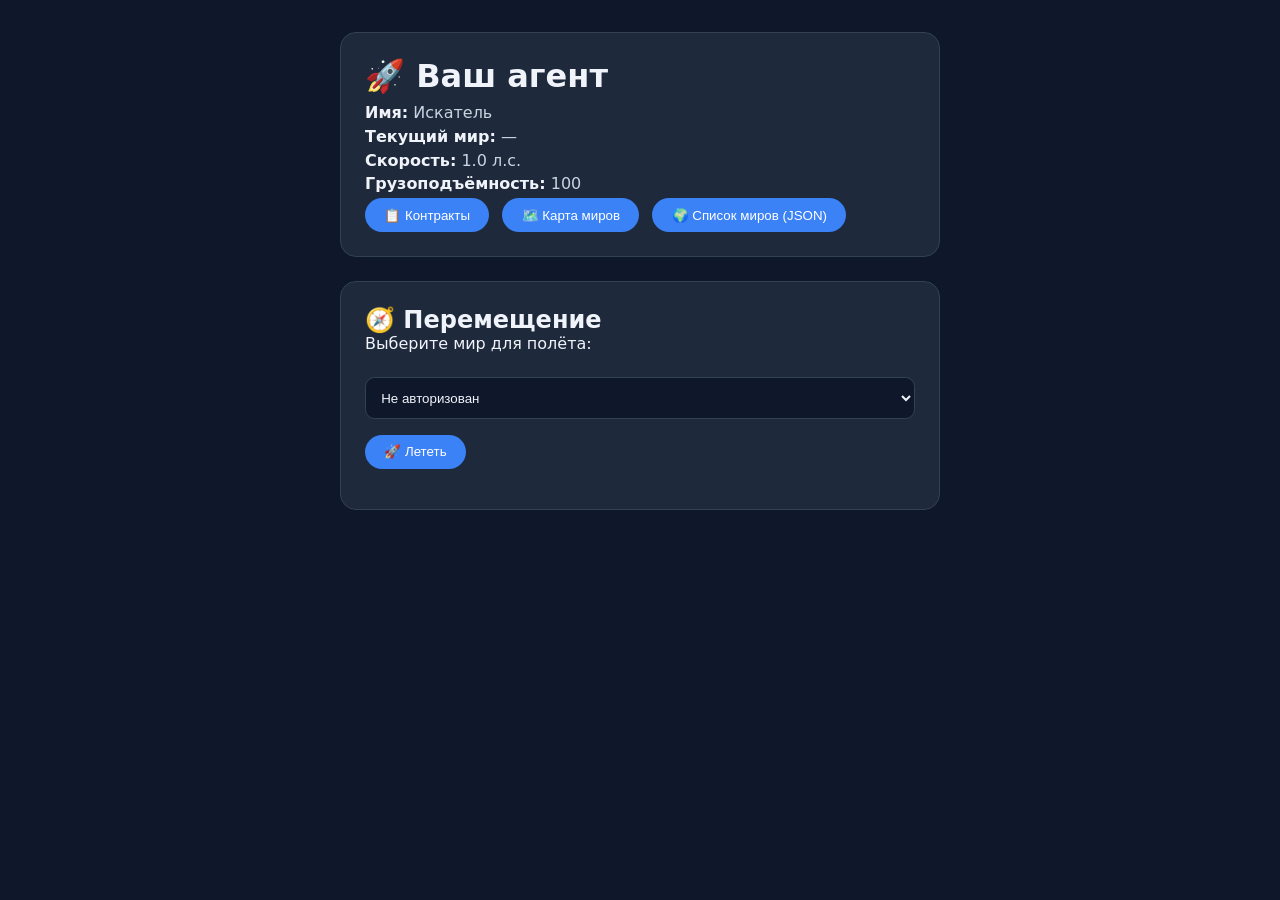
<file: web/index.html>
<!DOCTYPE html>
<html lang="ru">
<head>
    <meta charset="UTF-8">
    <meta name="viewport" content="width=device-width, initial-scale=1.0">
    <title>Zorion — Дашборд</title>
    <style>
        * { margin: 0; padding: 0; box-sizing: border-box; }
        body { font-family: system-ui, sans-serif; background: #0f172a; color: #f0f4fa; padding: 2rem; min-height: 100vh; }
        .container { max-width: 600px; margin: 0 auto; }
        .card { background: #1e293b; padding: 1.5rem; border-radius: 1rem; border: 1px solid #334155; margin-bottom: 1.5rem; }
        h1 { font-size: 2rem; margin-bottom: 0.5rem; }
        .info p { margin-bottom: 0.3rem; color: #cbd5e1; }
        .info strong { color: #f0f4fa; }
        select { width: 100%; padding: 0.7rem; border-radius: 0.6rem; border: 1px solid #334155; background: #0f172a; color: #f0f4fa; margin: 1rem 0; }
        button { background: #3b82f6; border: none; color: white; padding: 0.6rem 1.2rem; border-radius: 2rem; cursor: pointer; transition: 0.2s; margin-right: 0.5rem; }
        button:hover { background: #2563eb; }
        .btn-secondary { background: #475569; }
        .btn-secondary:hover { background: #334155; }
        #travelStatus { margin-top: 1rem; color: #60a5fa; }
        .error { color: #f87171; }
        .success { color: #4ade80; }
    </style>
</head>
<body>
    <div class="container">
        <div class="card">
            <h1>🚀 Ваш агент</h1>
            <div class="info">
                <p><strong>Имя:</strong> <span id="agentName">Искатель</span></p>
                <p><strong>Текущий мир:</strong> <span id="currentWorld">—</span></p>
                <p><strong>Скорость:</strong> <span id="speed">1.0</span> л.с.</p>
                <p><strong>Грузоподъёмность:</strong> <span id="cargo">100</span></p>
            </div>
            <button onclick="location.href='/assignments'">📋 Контракты</button>
            <button onclick="location.href='/map'">🗺️ Карта миров</button>
            <button onclick="location.href='/worlds'">🌍 Список миров (JSON)</button>
        </div>

        <div class="card">
            <h2>🧭 Перемещение</h2>
            <label for="worldSelect" style="display:block;margin-bottom:0.5rem;">Выберите мир для полёта:</label>
            <select id="worldSelect">
                <option value="">Загрузка миров...</option>
            </select>
            <button onclick="startTravel()">🚀 Лететь</button>
            <div id="travelStatus"></div>
        </div>
    </div>

    <script>
        let worlds = [];
        let currentWorldId = null;

        async function loadUser() {
            const token = localStorage.getItem('token');
            if (!token) return;
            try {
                const res = await fetch('/me', {
                    headers: { 'Authorization': 'Bearer ' + token }
                });
                if (!res.ok) throw new Error('Failed to load user');
                const data = await res.json();
                currentWorldId = data.current_world_id;
                document.getElementById('currentWorld').textContent = data.current_world_name || '—';
            } catch (e) {
                console.error(e);
            }
        }

        async function loadWorlds() {
            const token = localStorage.getItem('token');
            if (!token) {
                document.getElementById('worldSelect').innerHTML = '<option value="">Не авторизован</option>';
                return;
            }
            try {
                const res = await fetch('/worlds', {
                    headers: { 'Authorization': 'Bearer ' + token }
                });
                if (!res.ok) throw new Error('Ошибка загрузки миров');
                worlds = await res.json();

                const select = document.getElementById('worldSelect');
                select.innerHTML = '';
                if (worlds.length === 0) {
                    select.innerHTML = '<option value="">Нет миров</option>';
                    return;
                }
                worlds.forEach(w => {
                    const option = document.createElement('option');
                    option.value = w.id;
                    option.textContent = w.name + ' (x:' + w.coord_x + ', y:' + w.coord_y + ')';
                    select.appendChild(option);
                });
                if (currentWorldId) {
                    select.value = currentWorldId;
                }
            } catch (e) {
                document.getElementById('worldSelect').innerHTML = '<option value="">Ошибка загрузки</option>';
                console.error(e);
            }
        }

        async function startTravel() {
            const select = document.getElementById('worldSelect');
            const worldId = select.value;
            if (!worldId) {
                document.getElementById('travelStatus').innerHTML = '<span class="error">❌ Выберите мир для полёта</span>';
                return;
            }

            const token = localStorage.getItem('token');
            if (!token) {
                document.getElementById('travelStatus').innerHTML = '<span class="error">❌ Вы не авторизованы</span>';
                return;
            }

            const statusEl = document.getElementById('travelStatus');
            statusEl.innerHTML = '⏳ Отправка запроса...';

            try {
                const res = await fetch('/travel', {
                    method: 'POST',
                    headers: {
                        'Content-Type': 'application/json',
                        'Authorization': 'Bearer ' + token
                    },
                    body: JSON.stringify({ world_id: worldId })
                });
                const text = await res.text();
                if (!res.ok) {
                    statusEl.innerHTML = '<span class="error">❌ Ошибка: ' + text + '</span>';
                    return;
                }
                const data = JSON.parse(text);
                statusEl.innerHTML = `<span class="success">🚀 Полёт начат! Длительность: ${data.duration} секунд. Прибытие через ${data.duration} сек.</span>`;
                let remaining = data.duration;
                const interval = setInterval(() => {
                    remaining--;
                    if (remaining <= 0) {
                        clearInterval(interval);
                        statusEl.innerHTML = `<span class="success">✅ Прибытие! (обновите страницу)</span>`;
                        loadUser();
                        loadWorlds();
                    } else {
                        statusEl.innerHTML = `🚀 В полёте... осталось ${remaining} сек.`;
                    }
                }, 1000);
            } catch (e) {
                statusEl.innerHTML = '<span class="error">❌ Ошибка сети</span>';
                console.error(e);
            }
        }

        loadUser().then(loadWorlds);
    </script>
</body>
</html>
</file>
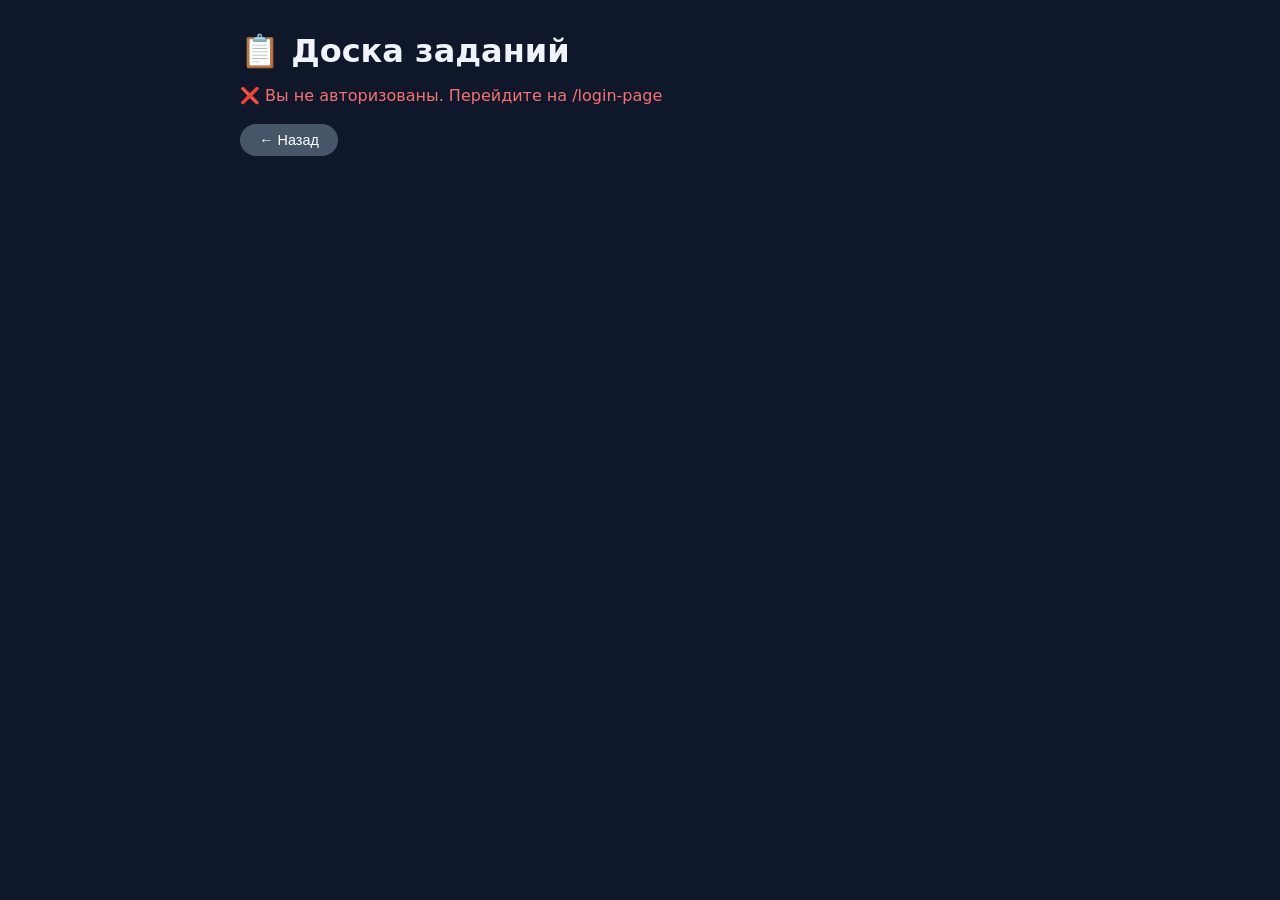
<file: web/assignments.html>
<!DOCTYPE html>
<html lang="ru">
<head>
    <meta charset="UTF-8">
    <meta name="viewport" content="width=device-width, initial-scale=1.0">
    <title>Zorion — Доска заданий</title>
    <style>
        * { margin: 0; padding: 0; box-sizing: border-box; }
        body { font-family: system-ui, sans-serif; background: #0f172a; color: #f0f4fa; padding: 2rem; min-height: 100vh; }
        .container { max-width: 800px; margin: 0 auto; }
        h1 { font-size: 2rem; margin-bottom: 1rem; }
        .card { background: #1e293b; padding: 1.5rem; border-radius: 1rem; margin-bottom: 1rem; border: 1px solid #334155; }
        .card h3 { color: #60a5fa; margin-bottom: 0.5rem; }
        .card p { color: #cbd5e1; margin-bottom: 0.3rem; }
        .card .meta { font-size: 0.85rem; color: #94a3b8; }
        .btn { background: #3b82f6; border: none; color: white; padding: 0.5rem 1.2rem; border-radius: 2rem; cursor: pointer; font-size: 0.9rem; transition: background 0.2s; }
        .btn:hover { background: #2563eb; }
        .btn-back { background: #475569; }
        .btn-back:hover { background: #334155; }
        .loading { color: #94a3b8; }
        .error { color: #f87171; }
        .empty { color: #94a3b8; }
    </style>
</head>
<body>
    <div class="container">
        <h1>📋 Доска заданий</h1>
        <div id="assignmentsList" class="loading">Загрузка...</div>
        <br>
        <button class="btn btn-back" onclick="location.href='/'">← Назад</button>
    </div>

    <script>
        const token = localStorage.getItem('token');
        if (!token) {
            document.getElementById('assignmentsList').innerHTML = '<div class="error">❌ Вы не авторизованы. Перейдите на /login-page</div>';
        } else {
            loadAssignments();
        }

        async function loadAssignments() {
            const container = document.getElementById('assignmentsList');
            try {
                // 1. Получаем текущий мир пользователя
                const meRes = await fetch('/me', {
                    headers: { 'Authorization': 'Bearer ' + token }
                });
                if (!meRes.ok) throw new Error('Не удалось получить данные пользователя');
                const userData = await meRes.json();
                if (!userData.current_world_id) {
                    container.innerHTML = '<div class="empty">🌌 У вас нет текущего мира. Переместитесь в какой-нибудь мир.</div>';
                    return;
                }

                // 2. Загружаем контракты текущего мира через API
                const contractsRes = await fetch('/api/contracts', {
                    headers: { 'Authorization': 'Bearer ' + token }
                });
                if (!contractsRes.ok) throw new Error('Ошибка загрузки контрактов');
                const contracts = await contractsRes.json();

                if (contracts.length === 0) {
                    container.innerHTML = '<div class="empty">📭 Нет доступных контрактов в этом мире.</div>';
                    return;
                }

                let html = '';
                contracts.forEach(c => {
                    const expires = new Date(c.expires_at).toLocaleString();
                    const typeMap = { tech: 'Технологичный', agri: 'Аграрный', military: 'Военный', trade: 'Торговый', mixed: 'Смешанный', test: 'Тестовый' };
                    html += `
                        <div class="card">
                            <h3>${c.title}</h3>
                            <p>${c.description}</p>
                            <p class="meta"><strong>Тип:</strong> ${typeMap[c.type] || c.type}</p>
                            <p class="meta"><strong>Автор:</strong> ${c.author_type} (${c.author_id.substring(0, 8)}...)</p>
                            <p class="meta"><strong>Награда:</strong> ${c.reward} кредитов</p>
                            <p class="meta"><strong>Истекает:</strong> ${expires}</p>
                            <br>
                            <button class="btn" onclick="takeContract('${c.id}')">Взять</button>
                        </div>
                    `;
                });
                container.innerHTML = html;

            } catch (err) {
                container.innerHTML = `<div class="error">❌ Ошибка загрузки: ${err.message}</div>`;
                console.error(err);
            }
        }

        async function takeContract(id) {
            try {
                const res = await fetch('/api/contracts/take', {
                    method: 'POST',
                    headers: {
                        'Content-Type': 'application/json',
                        'Authorization': 'Bearer ' + token
                    },
                    body: JSON.stringify({ contract_id: id })
                });
                if (!res.ok) {
                    const text = await res.text();
                    alert('Ошибка: ' + text);
                    return;
                }
                alert('Контракт взят!');
                loadAssignments(); // обновляем список
            } catch (e) {
                alert('Ошибка: ' + e.message);
            }
        }
    </script>
</body>
</html>
</file>
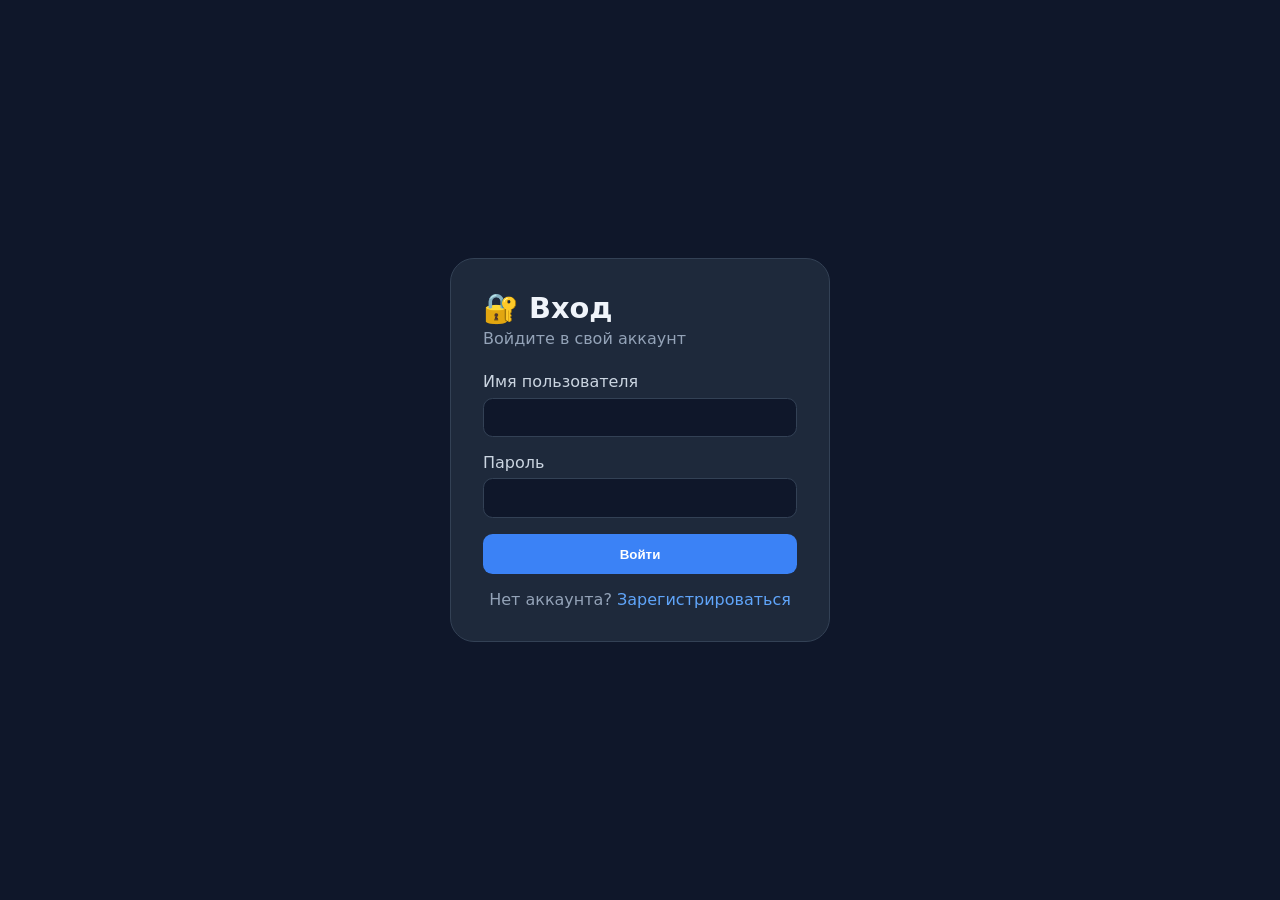
<file: web/login.html>
<!DOCTYPE html>
<html lang="ru">
<head>
    <meta charset="UTF-8">
    <meta name="viewport" content="width=device-width, initial-scale=1.0">
    <title>Вход — Zorion</title>
    <style>
        * { margin: 0; padding: 0; box-sizing: border-box; }
        body { font-family: system-ui, sans-serif; background: #0f172a; color: #f0f4fa; display: flex; justify-content: center; align-items: center; min-height: 100vh; }
        .card { background: #1e293b; padding: 2rem; border-radius: 1.5rem; width: 100%; max-width: 380px; border: 1px solid #334155; }
        h1 { font-size: 1.8rem; margin-bottom: 0.3rem; }
        p { color: #94a3b8; margin-bottom: 1.5rem; }
        label { display: block; margin-bottom: 0.4rem; color: #cbd5e1; font-weight: 500; }
        input { width: 100%; padding: 0.7rem; border-radius: 0.6rem; border: 1px solid #334155; background: #0f172a; color: #f0f4fa; margin-bottom: 1rem; }
        button { width: 100%; padding: 0.8rem; border: none; border-radius: 0.6rem; background: #3b82f6; color: white; font-weight: 600; cursor: pointer; transition: 0.2s; }
        button:hover { background: #2563eb; }
        .error { color: #f87171; margin-top: 0.5rem; display: none; }
        .link { text-align: center; margin-top: 1rem; color: #94a3b8; }
        .link a { color: #60a5fa; text-decoration: none; }
    </style>
</head>
<body>
    <div class="card">
        <h1>🔐 Вход</h1>
        <p>Войдите в свой аккаунт</p>
        <form id="loginForm">
            <label for="username">Имя пользователя</label>
            <input type="text" id="username" required>
            <label for="password">Пароль</label>
            <input type="password" id="password" required>
            <div class="error" id="errorMessage"></div>
            <button type="submit">Войти</button>
        </form>
        <div class="link">Нет аккаунта? <a href="/register-page">Зарегистрироваться</a></div>
    </div>
    <script>
        document.getElementById('loginForm').addEventListener('submit', async (e) => {
            e.preventDefault();
            const username = document.getElementById('username').value;
            const password = document.getElementById('password').value;
            const errorEl = document.getElementById('errorMessage');
            errorEl.style.display = 'none';

            try {
                const res = await fetch('/login', {
                    method: 'POST',
                    headers: { 'Content-Type': 'application/json' },
                    body: JSON.stringify({ username, password })
                });
                const data = await res.json();
                if (!res.ok) {
                    errorEl.textContent = data.error || 'Неверный логин или пароль';
                    errorEl.style.display = 'block';
                    return;
                }
                localStorage.setItem('token', data.token);
                window.location.href = '/';
            } catch (err) {
                errorEl.textContent = 'Ошибка сети. Попробуйте позже.';
                errorEl.style.display = 'block';
            }
        });
    </script>
</body>
</html>
</file>
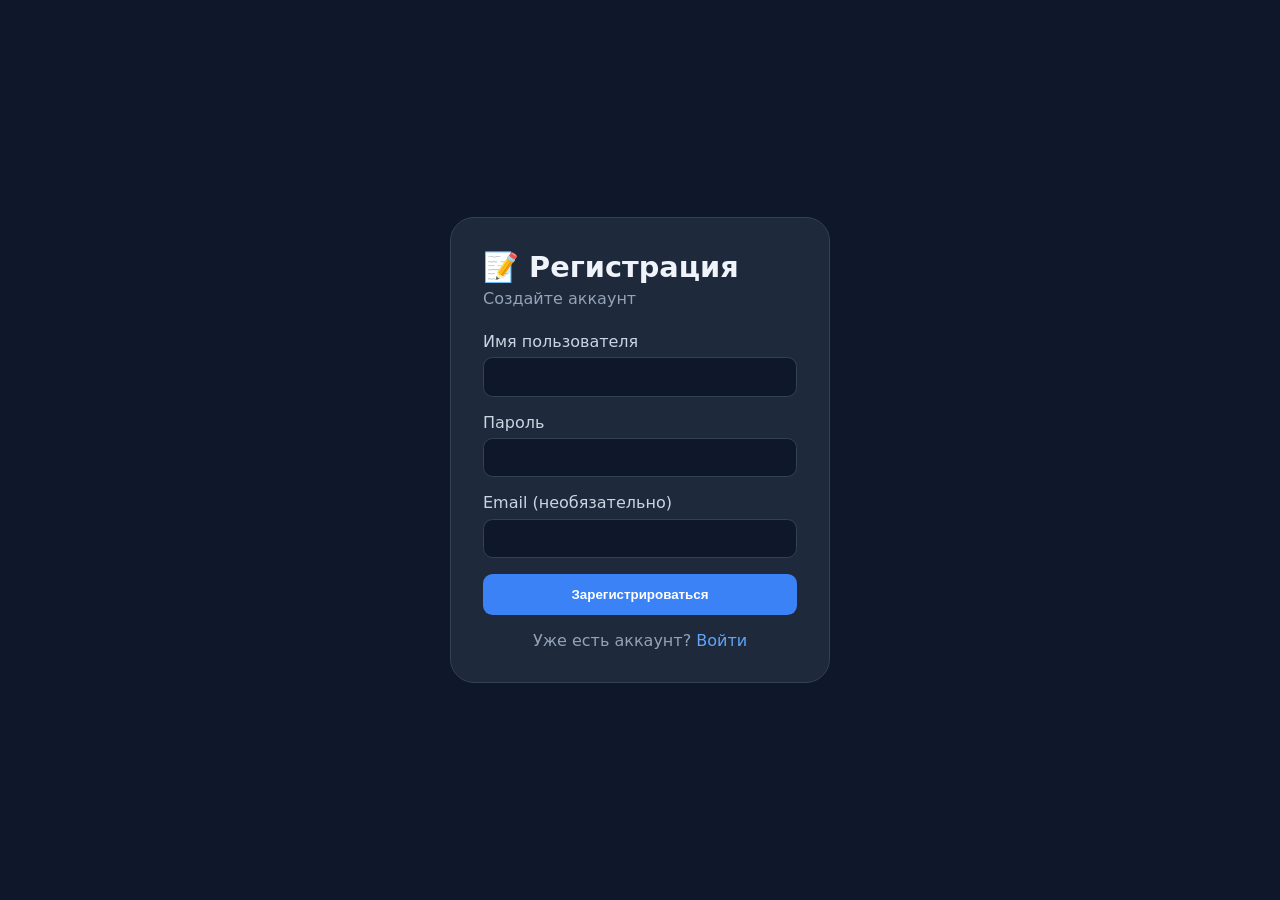
<file: web/register.html>
<!DOCTYPE html>
<html lang="ru">
<head>
    <meta charset="UTF-8">
    <meta name="viewport" content="width=device-width, initial-scale=1.0">
    <title>Регистрация — Zorion</title>
    <style>
        * { margin: 0; padding: 0; box-sizing: border-box; }
        body { font-family: system-ui, sans-serif; background: #0f172a; color: #f0f4fa; display: flex; justify-content: center; align-items: center; min-height: 100vh; }
        .card { background: #1e293b; padding: 2rem; border-radius: 1.5rem; width: 100%; max-width: 380px; border: 1px solid #334155; }
        h1 { font-size: 1.8rem; margin-bottom: 0.3rem; }
        p { color: #94a3b8; margin-bottom: 1.5rem; }
        label { display: block; margin-bottom: 0.4rem; color: #cbd5e1; font-weight: 500; }
        input { width: 100%; padding: 0.7rem; border-radius: 0.6rem; border: 1px solid #334155; background: #0f172a; color: #f0f4fa; margin-bottom: 1rem; }
        button { width: 100%; padding: 0.8rem; border: none; border-radius: 0.6rem; background: #3b82f6; color: white; font-weight: 600; cursor: pointer; transition: 0.2s; }
        button:hover { background: #2563eb; }
        .error { color: #f87171; margin-top: 0.5rem; display: none; }
        .link { text-align: center; margin-top: 1rem; color: #94a3b8; }
        .link a { color: #60a5fa; text-decoration: none; }
    </style>
</head>
<body>
    <div class="card">
        <h1>📝 Регистрация</h1>
        <p>Создайте аккаунт</p>
        <form id="registerForm">
            <label for="username">Имя пользователя</label>
            <input type="text" id="username" required>
            <label for="password">Пароль</label>
            <input type="password" id="password" required>
            <label for="email">Email (необязательно)</label>
            <input type="email" id="email">
            <div class="error" id="errorMessage"></div>
            <button type="submit">Зарегистрироваться</button>
        </form>
        <div class="link">Уже есть аккаунт? <a href="/login-page">Войти</a></div>
    </div>
    <script>
        document.getElementById('registerForm').addEventListener('submit', async (e) => {
            e.preventDefault();
            const username = document.getElementById('username').value;
            const password = document.getElementById('password').value;
            const email = document.getElementById('email').value;
            const errorEl = document.getElementById('errorMessage');
            errorEl.style.display = 'none';

            try {
                const res = await fetch('/register', {
                    method: 'POST',
                    headers: { 'Content-Type': 'application/json' },
                    body: JSON.stringify({ username, password, email })
                });
                const data = await res.json();
                if (!res.ok) {
                    errorEl.textContent = data.error || 'Ошибка регистрации';
                    errorEl.style.display = 'block';
                    return;
                }
                localStorage.setItem('token', data.token);
                window.location.href = '/';
            } catch (err) {
                errorEl.textContent = 'Ошибка сети. Попробуйте позже.';
                errorEl.style.display = 'block';
            }
        });
    </script>
</body>
</html>
</file>
